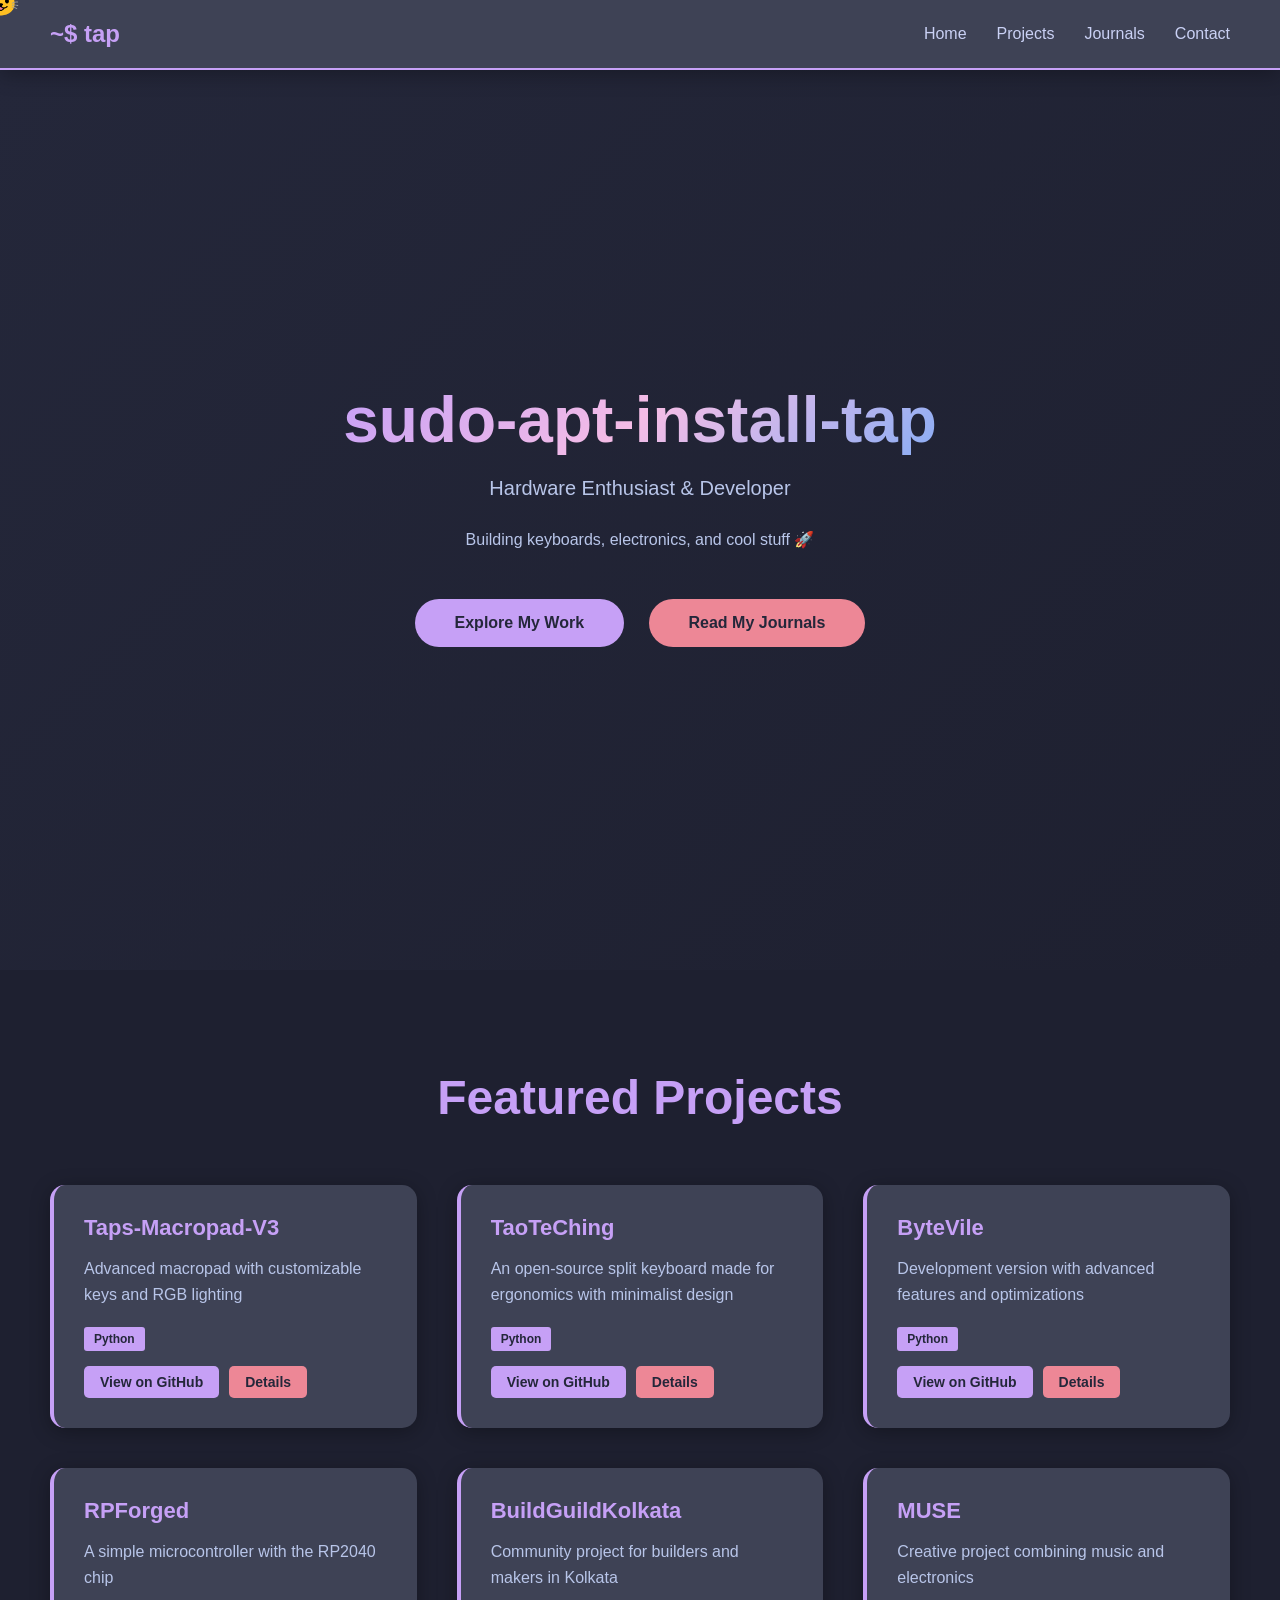
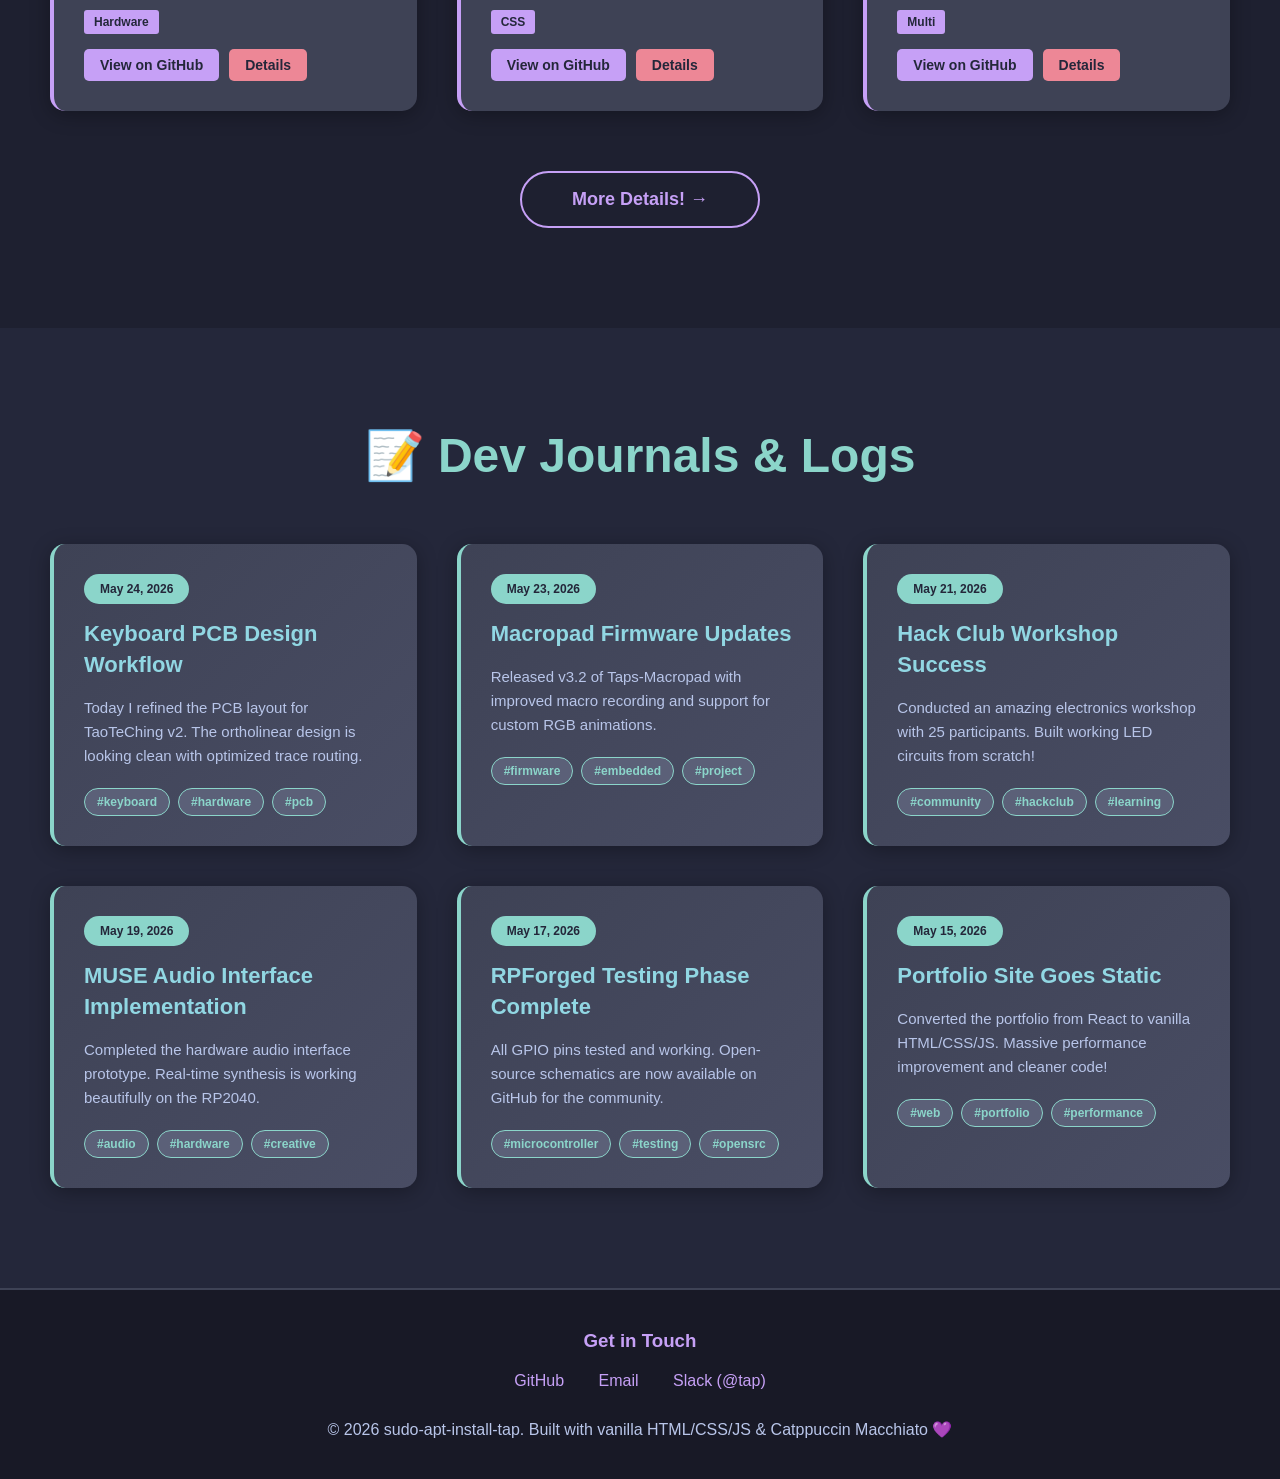
<file: index.html>
<!DOCTYPE html>
<html lang="en">
<head>
    <meta charset="UTF-8">
    <meta name="viewport" content="width=device-width, initial-scale=1.0">
    <title>Portfolio - sudo-apt-install-tap</title>
    <link rel="stylesheet" href="styles.css">
</head>
<body>
    <div id="cat-cursor" class="cat-cursor">😺</div>

    <nav>
        <div class="logo">~$ tap</div>
        <ul>
            <li><a href="#home">Home</a></li>
            <li><a href="projects.html">Projects</a></li>
            <li><a href="#journals">Journals</a></li>
            <li><a href="#contact">Contact</a></li>
        </ul>
    </nav>

    <section class="hero" id="home">
        <div class="hero-content">
            <h1>sudo-apt-install-tap</h1>
            <p>Hardware Enthusiast & Developer</p>
            <p style="font-size: 16px; color: #b8c5e9; margin-bottom: 40px;">
                Building keyboards, electronics, and cool stuff 🚀
            </p>
            <button class="cta-button" onclick="document.getElementById('projects').scrollIntoView({behavior: 'smooth'})">Explore My Work</button>
            <button class="cta-button" style="background: #ed8796;" onclick="document.getElementById('journals').scrollIntoView({behavior: 'smooth'})">Read My Journals</button>
        </div>
    </section>

    <section class="projects" id="projects">
        <h2>Featured Projects</h2>
        <div class="projects-grid" id="projects-grid"></div>
        <div class="more-details-btn">
            <a href="projects.html">More Details! →</a>
        </div>
    </section>

    <section class="journals" id="journals">
        <h2>📝 Dev Journals & Logs</h2>
        <div class="journals-grid" id="journals-grid"></div>
    </section>

    <footer id="contact">
        <h3>Get in Touch</h3>
        <div>
            <a href="https://github.com/sudo-apt-install-tap" target="_blank" rel="noopener noreferrer">GitHub</a>
            <a href="mailto:work.tapishnud@gmail.com">Email</a>
            <a href="slack://user?team=T0G9QKB9G&user=tap" target="_blank" rel="noopener noreferrer">Slack (@tap)</a>
        </div>
        <p style="margin-top: 30px;">© 2026 sudo-apt-install-tap. Built with vanilla HTML/CSS/JS & Catppuccin Macchiato 💜</p>
    </footer>

    <script src="script.js"></script>
</body>
</html>
</file>
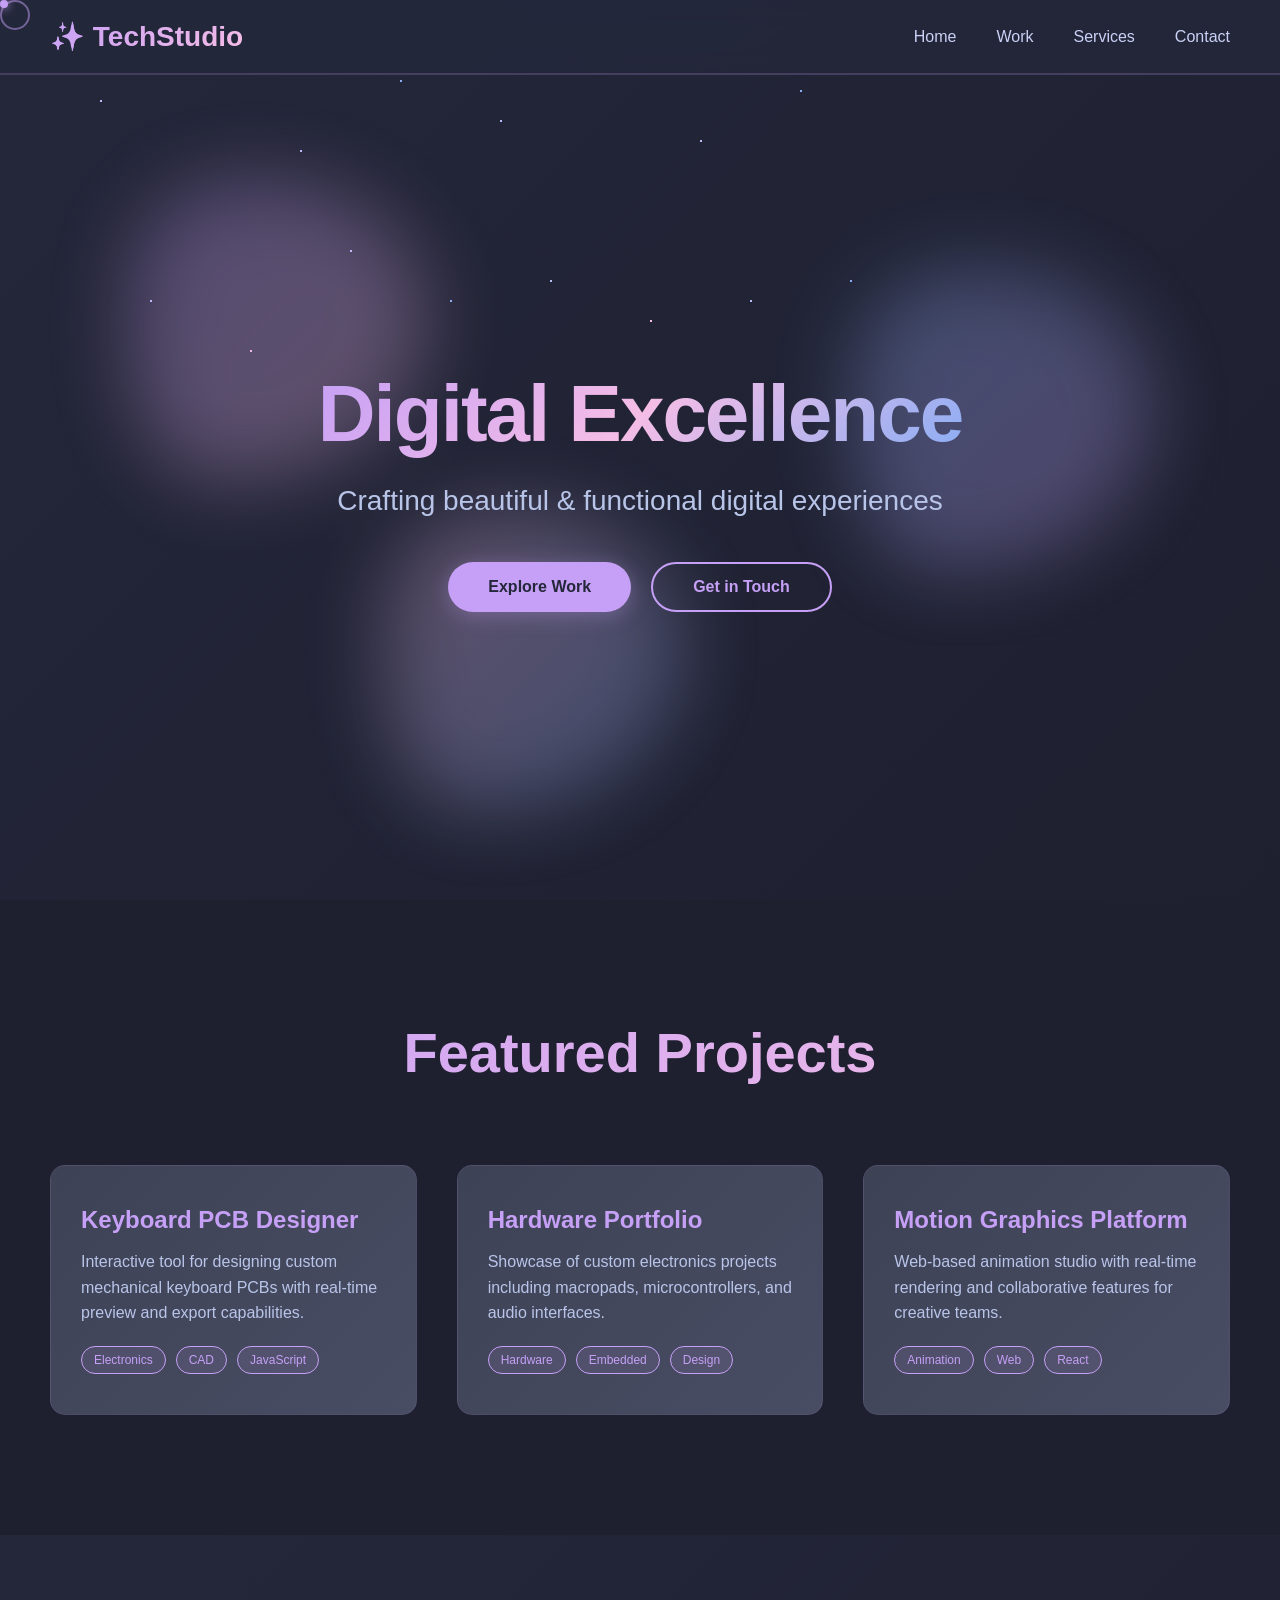
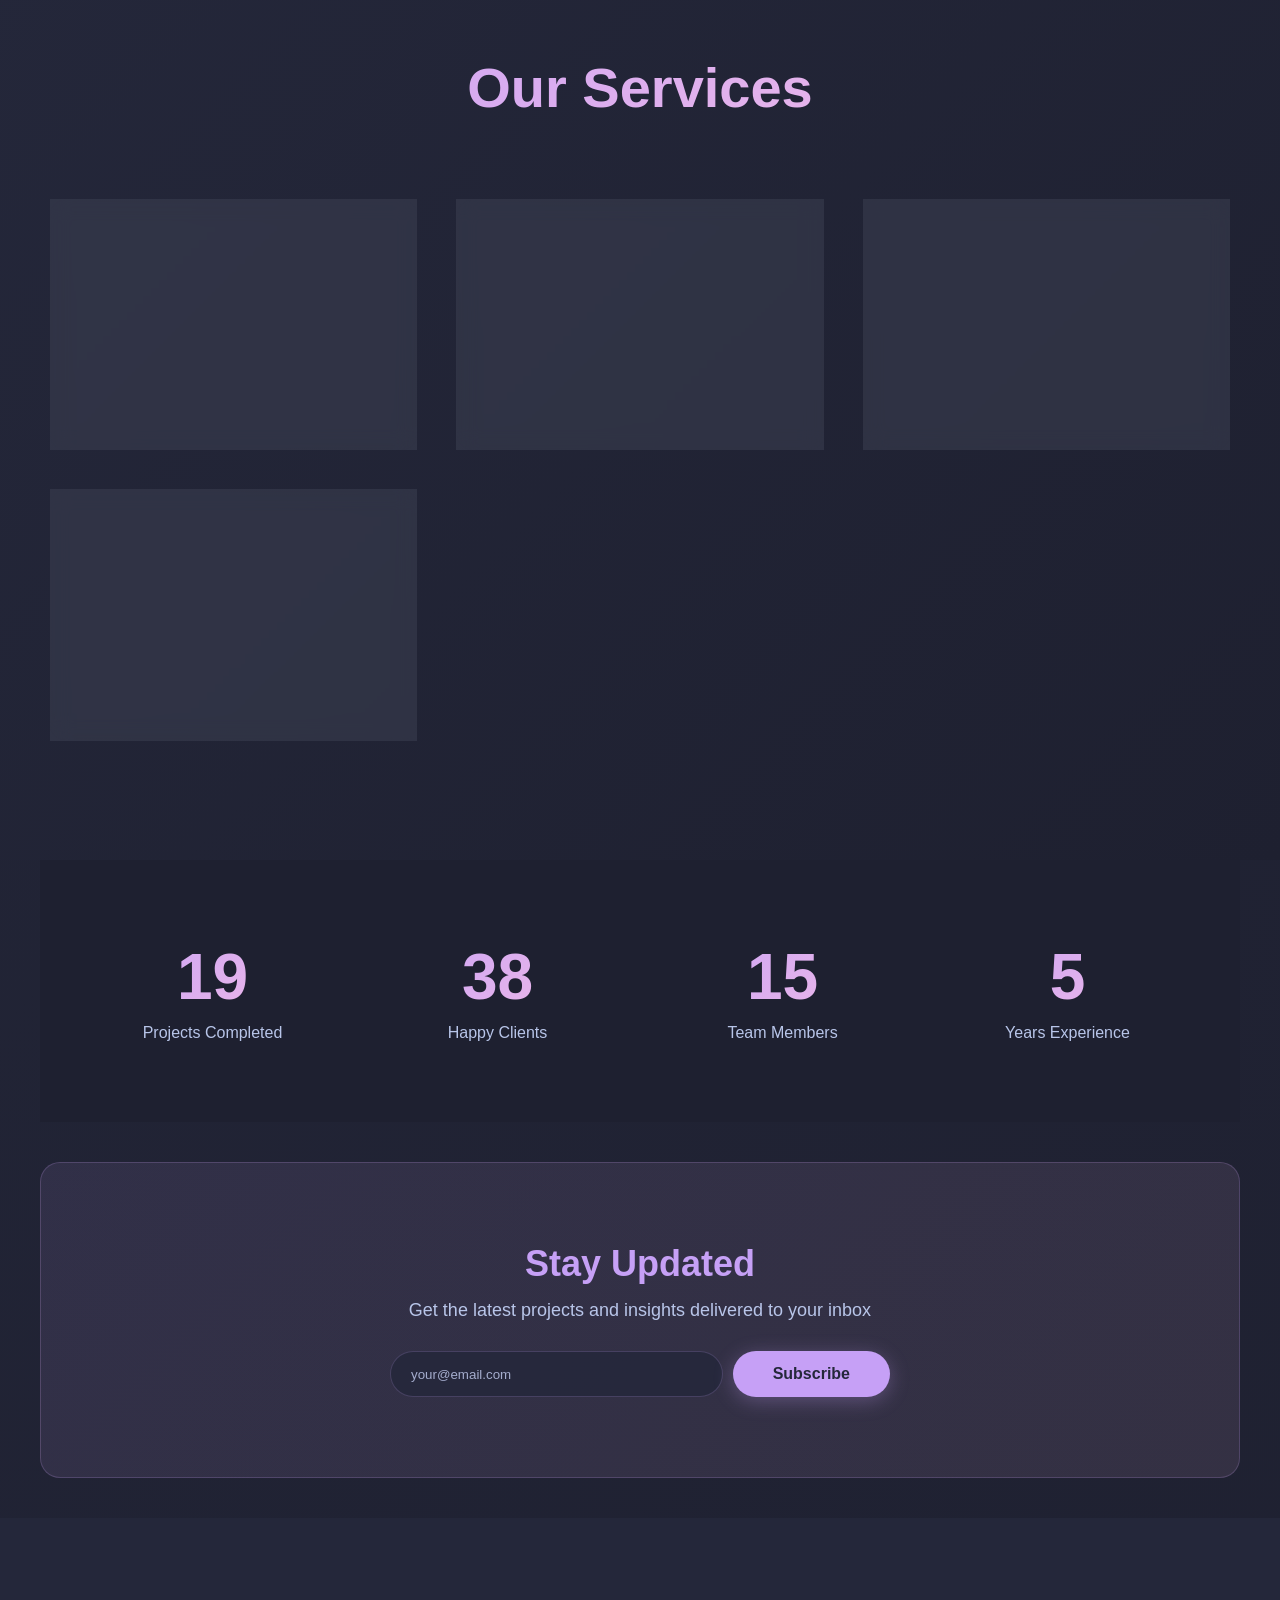
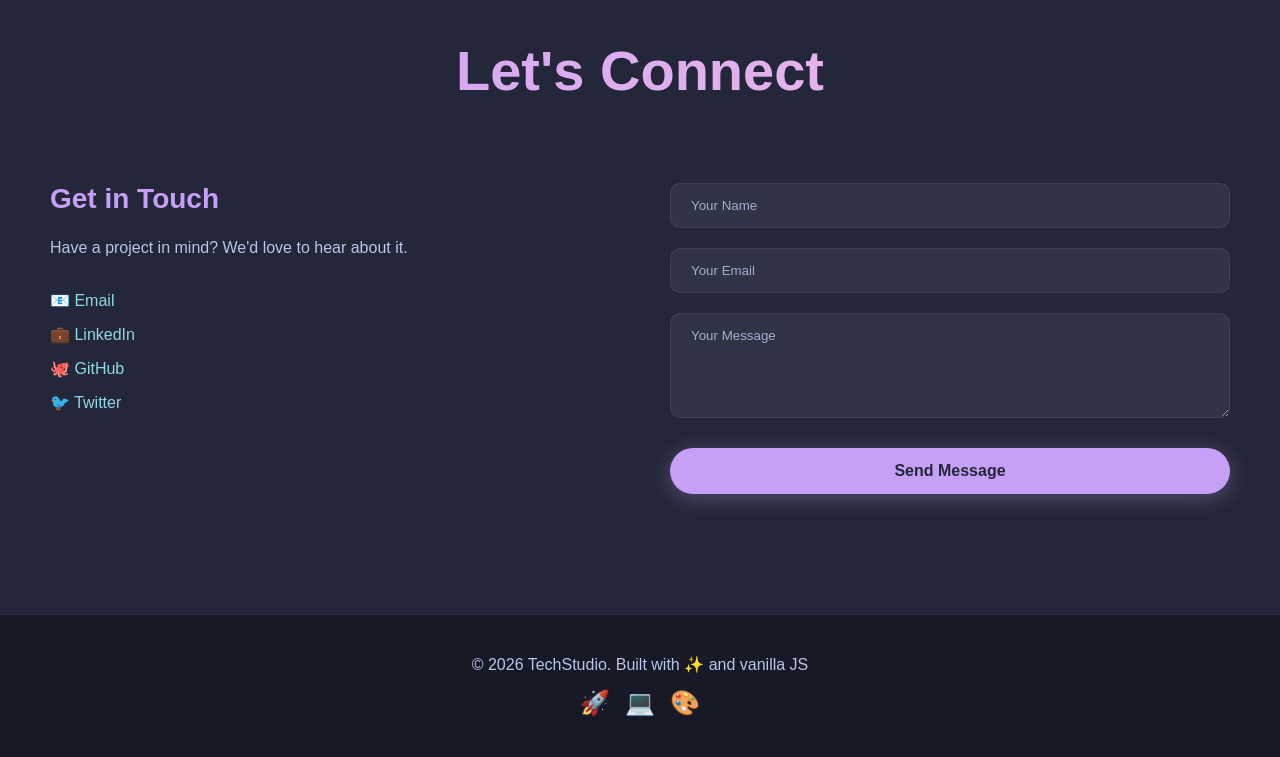
<file: demo-website/index.html>
<!DOCTYPE html>
<html lang="en">
<head>
    <meta charset="UTF-8">
    <meta name="viewport" content="width=device-width, initial-scale=1.0">
    <title>Tech Creative Studio - Animated Portfolio</title>
    <link rel="stylesheet" href="styles.css">
</head>
<body>
    <!-- Custom Cursor -->
    <div class="cursor-follower"></div>
    <div class="cursor-dot"></div>

    <!-- Navigation -->
    <nav class="navbar">
        <div class="logo">✨ TechStudio</div>
        <ul class="nav-links">
            <li><a href="#home" data-nav>Home</a></li>
            <li><a href="#work" data-nav>Work</a></li>
            <li><a href="#services" data-nav>Services</a></li>
            <li><a href="#contact" data-nav>Contact</a></li>
        </ul>
        <div class="hamburger">
            <span></span>
            <span></span>
            <span></span>
        </div>
    </nav>

    <!-- Hero Section -->
    <section id="home" class="hero">
        <div class="stars"></div>
        <div class="hero-content">
            <h1 class="hero-title">Digital Excellence</h1>
            <p class="hero-subtitle">Crafting beautiful & functional digital experiences</p>
            <div class="hero-cta">
                <button class="btn btn-primary" onclick="document.getElementById('work').scrollIntoView({behavior: 'smooth'})">
                    Explore Work
                </button>
                <button class="btn btn-secondary" onclick="document.getElementById('contact').scrollIntoView({behavior: 'smooth'})">
                    Get in Touch
                </button>
            </div>
        </div>
        <div class="hero-animation">
            <div class="gradient-blob blob-1"></div>
            <div class="gradient-blob blob-2"></div>
            <div class="gradient-blob blob-3"></div>
        </div>
    </section>

    <!-- Work Section -->
    <section id="work" class="work">
        <h2 class="section-title">Featured Projects</h2>
        <div class="work-grid" id="work-grid"></div>
    </section>

    <!-- Services Section -->
    <section id="services" class="services">
        <h2 class="section-title">Our Services</h2>
        <div class="services-grid" id="services-grid"></div>
    </section>

    <!-- Stats Section -->
    <section class="stats">
        <div class="stat-item">
            <span class="stat-number" data-count="50">0</span>
            <p>Projects Completed</p>
        </div>
        <div class="stat-item">
            <span class="stat-number" data-count="100">0</span>
            <p>Happy Clients</p>
        </div>
        <div class="stat-item">
            <span class="stat-number" data-count="15">0</span>
            <p>Team Members</p>
        </div>
        <div class="stat-item">
            <span class="stat-number" data-count="5">0</span>
            <p>Years Experience</p>
        </div>
    </section>

    <!-- Newsletter -->
    <section class="newsletter">
        <h2>Stay Updated</h2>
        <p>Get the latest projects and insights delivered to your inbox</p>
        <form class="newsletter-form" id="newsletter-form">
            <input type="email" placeholder="your@email.com" required>
            <button type="submit" class="btn btn-primary">Subscribe</button>
        </form>
    </section>

    <!-- Contact Section -->
    <section id="contact" class="contact">
        <h2 class="section-title">Let's Connect</h2>
        <div class="contact-content">
            <div class="contact-info">
                <h3>Get in Touch</h3>
                <p>Have a project in mind? We'd love to hear about it.</p>
                <div class="contact-links">
                    <a href="mailto:hello@techstudio.com" class="contact-link">📧 Email</a>
                    <a href="#" class="contact-link">💼 LinkedIn</a>
                    <a href="#" class="contact-link">🐙 GitHub</a>
                    <a href="#" class="contact-link">🐦 Twitter</a>
                </div>
            </div>
            <form class="contact-form" id="contact-form">
                <input type="text" placeholder="Your Name" required>
                <input type="email" placeholder="Your Email" required>
                <textarea placeholder="Your Message" rows="5" required></textarea>
                <button type="submit" class="btn btn-primary">Send Message</button>
            </form>
        </div>
    </section>

    <!-- Footer -->
    <footer class="footer">
        <p>&copy; 2026 TechStudio. Built with ✨ and vanilla JS</p>
        <div class="footer-decorations">
            <span class="decoration">🚀</span>
            <span class="decoration">💻</span>
            <span class="decoration">🎨</span>
        </div>
    </footer>

    <script src="script.js"></script>
</body>
</html>
</file>
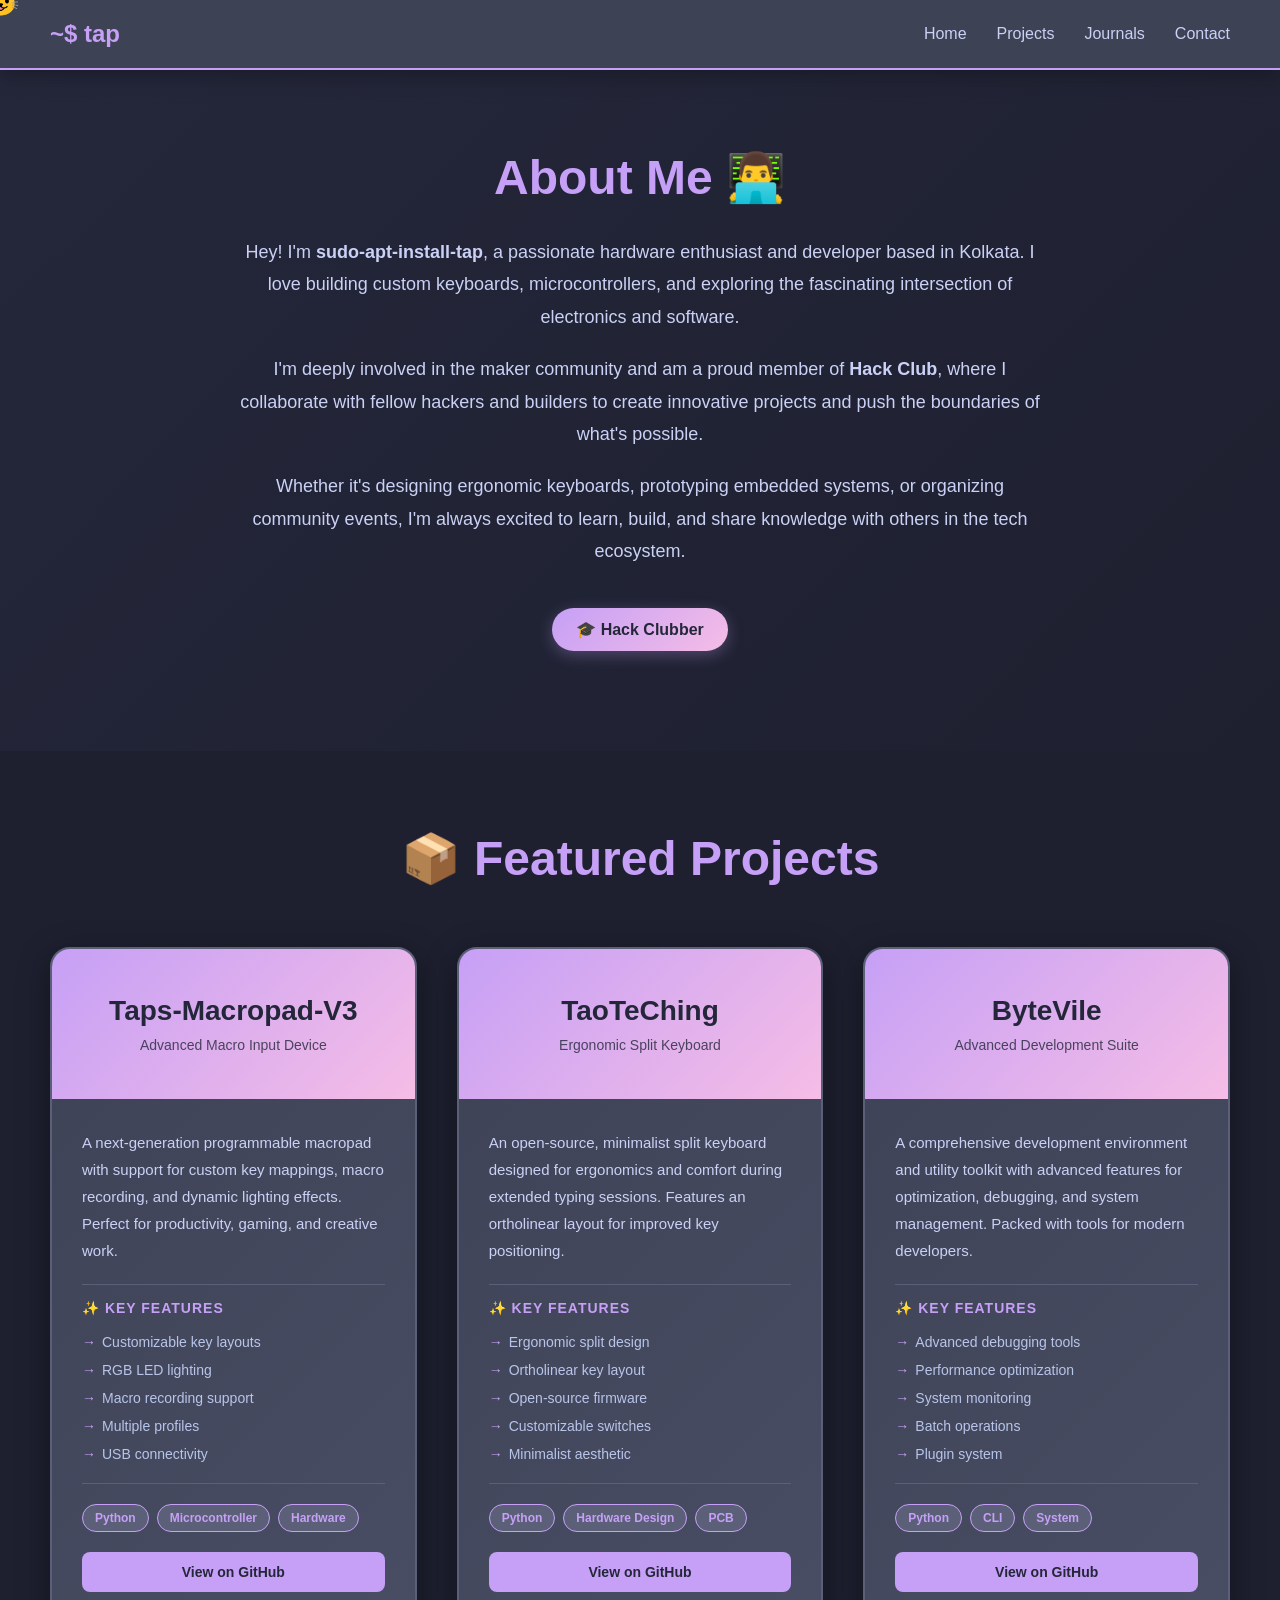
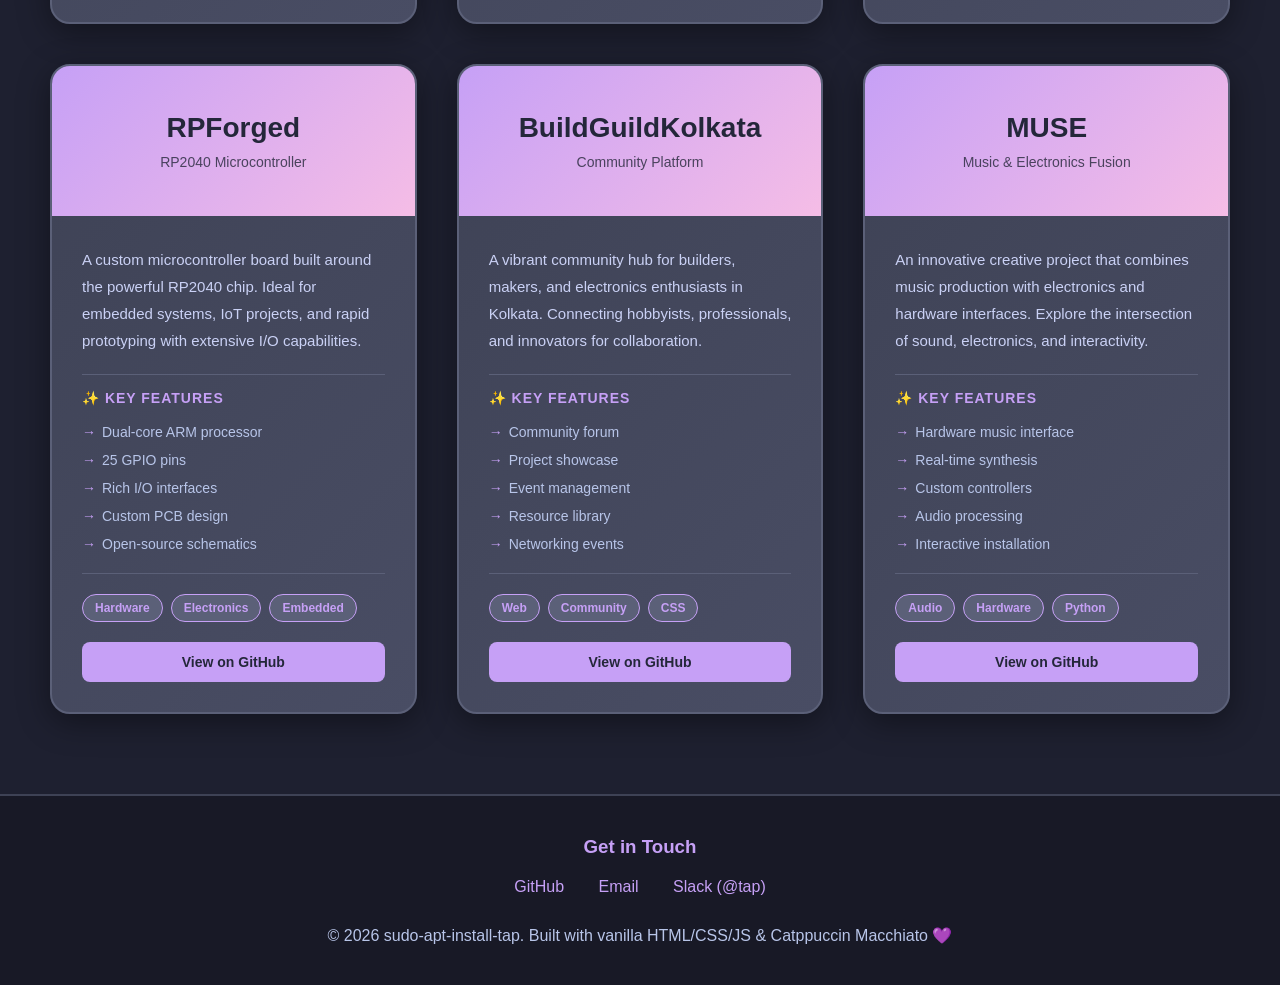
<file: projects.html>
<!DOCTYPE html>
<html lang="en">
<head>
    <meta charset="UTF-8">
    <meta name="viewport" content="width=device-width, initial-scale=1.0">
    <title>Projects - sudo-apt-install-tap</title>
    <link rel="stylesheet" href="styles.css">
    <style>
        /* Projects Page Specific Styles */
        .projects-section {
            padding: 80px 50px;
            background: var(--ctp-mantle);
        }

        .projects-section h2 {
            text-align: center;
            font-size: 48px;
            margin-bottom: 60px;
            color: var(--ctp-mauve);
            animation: fadeInDown 1s ease-out;
        }

        .projects-container {
            display: grid;
            grid-template-columns: repeat(auto-fit, minmax(350px, 1fr));
            gap: 40px;
            max-width: 1400px;
            margin: 0 auto;
        }

        .project-card-large {
            background: linear-gradient(135deg, var(--ctp-surface0), var(--ctp-surface1));
            border-radius: 20px;
            overflow: hidden;
            box-shadow: 0 8px 32px rgba(0, 0, 0, 0.4);
            transition: all 0.4s ease;
            border: 2px solid var(--ctp-surface2);
            cursor: pointer;
            animation: fadeInUp 0.8s ease-out both;
        }

        .project-card-large:nth-child(1) { animation-delay: 0.1s; }
        .project-card-large:nth-child(2) { animation-delay: 0.2s; }
        .project-card-large:nth-child(3) { animation-delay: 0.3s; }
        .project-card-large:nth-child(4) { animation-delay: 0.4s; }
        .project-card-large:nth-child(5) { animation-delay: 0.5s; }
        .project-card-large:nth-child(6) { animation-delay: 0.6s; }

        .project-card-large:hover {
            transform: translateY(-15px);
            box-shadow: 0 15px 50px rgba(197, 160, 246, 0.3);
            border-color: var(--ctp-mauve);
        }

        .project-header {
            padding: 30px;
            background: linear-gradient(135deg, var(--ctp-mauve), var(--ctp-pink));
            min-height: 150px;
            display: flex;
            flex-direction: column;
            justify-content: center;
            align-items: center;
            text-align: center;
        }

        .project-header h2 {
            color: var(--ctp-base);
            font-size: 28px;
            margin-bottom: 10px;
        }

        .project-header p {
            color: rgba(36, 39, 58, 0.8);
            font-size: 14px;
        }

        .project-content {
            padding: 30px;
        }

        .project-content p {
            color: var(--ctp-text);
            line-height: 1.8;
            margin-bottom: 20px;
            font-size: 15px;
        }

        .project-features {
            margin: 20px 0;
            padding: 15px 0;
            border-top: 1px solid var(--ctp-surface2);
            border-bottom: 1px solid var(--ctp-surface2);
        }

        .project-features h4 {
            color: var(--ctp-mauve);
            margin-bottom: 12px;
            font-size: 14px;
            text-transform: uppercase;
            letter-spacing: 1px;
        }

        .feature-list {
            list-style: none;
            padding-left: 0;
        }

        .feature-list li {
            color: var(--ctp-subtext1);
            padding: 6px 0;
            font-size: 14px;
            padding-left: 20px;
            position: relative;
        }

        .feature-list li:before {
            content: "→";
            position: absolute;
            left: 0;
            color: var(--ctp-mauve);
            font-weight: bold;
        }

        .project-tech {
            margin-top: 20px;
            display: flex;
            flex-wrap: wrap;
            gap: 8px;
        }

        .tech-tag {
            display: inline-block;
            padding: 6px 12px;
            background: var(--ctp-surface2);
            color: var(--ctp-mauve);
            border-radius: 20px;
            font-size: 12px;
            font-weight: bold;
            border: 1px solid var(--ctp-mauve);
        }

        .project-links {
            display: flex;
            gap: 12px;
            margin-top: 20px;
        }

        .project-btn {
            flex: 1;
            padding: 12px 20px;
            background: var(--ctp-mauve);
            color: var(--ctp-base);
            text-decoration: none;
            border-radius: 8px;
            font-weight: bold;
            text-align: center;
            transition: all 0.3s ease;
            border: none;
            cursor: pointer;
            font-size: 14px;
        }

        .project-btn:hover {
            background: var(--ctp-pink);
            transform: scale(1.05);
        }

        .about {
            padding: 80px 50px;
            background: linear-gradient(135deg, var(--ctp-base) 0%, var(--ctp-mantle) 100%);
            text-align: center;
        }

        .about h1 {
            font-size: 48px;
            margin-bottom: 30px;
            color: var(--ctp-mauve);
            animation: fadeInDown 1s ease-out;
        }

        .about-content {
            max-width: 800px;
            margin: 0 auto;
            animation: fadeInUp 1s ease-out 0.2s both;
        }

        .about-content p {
            font-size: 18px;
            color: var(--ctp-text);
            line-height: 1.8;
            margin-bottom: 20px;
        }

        .hackclub-badge {
            display: inline-block;
            padding: 12px 24px;
            background: linear-gradient(135deg, var(--ctp-mauve), var(--ctp-pink));
            color: var(--ctp-base);
            border-radius: 50px;
            font-weight: bold;
            margin: 20px 0;
            box-shadow: 0 4px 15px rgba(197, 160, 246, 0.3);
            animation: fadeInUp 1s ease-out 0.4s both;
        }

        @keyframes fadeInDown {
            from {
                opacity: 0;
                transform: translateY(-30px);
            }
            to {
                opacity: 1;
                transform: translateY(0);
            }
        }

        @media (max-width: 768px) {
            .projects-section {
                padding: 40px 20px;
            }

            .projects-section h2 {
                font-size: 36px;
            }

            .projects-container {
                grid-template-columns: 1fr;
            }

            .about {
                padding: 40px 20px;
            }

            .about h1 {
                font-size: 36px;
            }

            .project-header {
                min-height: 120px;
                padding: 20px;
            }

            .project-header h2 {
                font-size: 22px;
            }

            .project-content {
                padding: 20px;
            }
        }
    </style>
</head>
<body>
    <div id="cat-cursor" class="cat-cursor">😺</div>

    <nav>
        <div class="logo" onclick="window.location.href='/'">~$ tap</div>
        <ul>
            <li><a href="/">Home</a></li>
            <li><a href="projects.html">Projects</a></li>
            <li><a href="/#journals">Journals</a></li>
            <li><a href="/#contact">Contact</a></li>
        </ul>
    </nav>

    <section class="about">
        <h1>About Me 👨‍💻</h1>
        <div class="about-content">
            <p>
                Hey! I'm <strong>sudo-apt-install-tap</strong>, a passionate hardware enthusiast and developer based in Kolkata. 
                I love building custom keyboards, microcontrollers, and exploring the fascinating intersection of electronics and software.
            </p>
            <p>
                I'm deeply involved in the maker community and am a proud member of <strong>Hack Club</strong>, 
                where I collaborate with fellow hackers and builders to create innovative projects and push the boundaries of what's possible.
            </p>
            <p>
                Whether it's designing ergonomic keyboards, prototyping embedded systems, or organizing community events, 
                I'm always excited to learn, build, and share knowledge with others in the tech ecosystem.
            </p>
            <div class="hackclub-badge">🎓 Hack Clubber</div>
        </div>
    </section>

    <section class="projects-section">
        <h2>📦 Featured Projects</h2>
        <div class="projects-container" id="projects-container"></div>
    </section>

    <footer id="contact">
        <h3>Get in Touch</h3>
        <div>
            <a href="https://github.com/sudo-apt-install-tap" target="_blank" rel="noopener noreferrer">GitHub</a>
            <a href="mailto:work.tapishnud@gmail.com">Email</a>
            <a href="slack://user?team=T0G9QKB9G&user=tap" target="_blank" rel="noopener noreferrer">Slack (@tap)</a>
        </div>
        <p style="margin-top: 30px;">© 2026 sudo-apt-install-tap. Built with vanilla HTML/CSS/JS & Catppuccin Macchiato 💜</p>
    </footer>

    <script>
        // Cat Cursor Animation
        const catCursor = document.getElementById('cat-cursor');
        document.addEventListener('mousemove', (e) => {
            catCursor.style.left = e.clientX + 'px';
            catCursor.style.top = e.clientY + 'px';
        });

        // Projects Data with Details
        const projects = [
            {
                title: 'Taps-Macropad-V3',
                tagline: 'Advanced Macro Input Device',
                description: 'A next-generation programmable macropad with support for custom key mappings, macro recording, and dynamic lighting effects. Perfect for productivity, gaming, and creative work.',
                features: [
                    'Customizable key layouts',
                    'RGB LED lighting',
                    'Macro recording support',
                    'Multiple profiles',
                    'USB connectivity'
                ],
                tech: ['Python', 'Microcontroller', 'Hardware'],
                repo: 'https://github.com/sudo-apt-install-tap/Taps-Macropad-V3',
                status: 'Active'
            },
            {
                title: 'TaoTeChing',
                tagline: 'Ergonomic Split Keyboard',
                description: 'An open-source, minimalist split keyboard designed for ergonomics and comfort during extended typing sessions. Features an ortholinear layout for improved key positioning.',
                features: [
                    'Ergonomic split design',
                    'Ortholinear key layout',
                    'Open-source firmware',
                    'Customizable switches',
                    'Minimalist aesthetic'
                ],
                tech: ['Python', 'Hardware Design', 'PCB'],
                repo: 'https://github.com/sudo-apt-install-tap/TaoTeChing',
                status: 'Active'
            },
            {
                title: 'ByteVile',
                tagline: 'Advanced Development Suite',
                description: 'A comprehensive development environment and utility toolkit with advanced features for optimization, debugging, and system management. Packed with tools for modern developers.',
                features: [
                    'Advanced debugging tools',
                    'Performance optimization',
                    'System monitoring',
                    'Batch operations',
                    'Plugin system'
                ],
                tech: ['Python', 'CLI', 'System'],
                repo: 'https://github.com/sudo-apt-install-tap/ByteVile-Alpha-Dev-Version-1.1',
                status: 'Development'
            },
            {
                title: 'RPForged',
                tagline: 'RP2040 Microcontroller',
                description: 'A custom microcontroller board built around the powerful RP2040 chip. Ideal for embedded systems, IoT projects, and rapid prototyping with extensive I/O capabilities.',
                features: [
                    'Dual-core ARM processor',
                    '25 GPIO pins',
                    'Rich I/O interfaces',
                    'Custom PCB design',
                    'Open-source schematics'
                ],
                tech: ['Hardware', 'Electronics', 'Embedded'],
                repo: 'https://github.com/sudo-apt-install-tap/RPForged',
                status: 'Completed'
            },
            {
                title: 'BuildGuildKolkata',
                tagline: 'Community Platform',
                description: 'A vibrant community hub for builders, makers, and electronics enthusiasts in Kolkata. Connecting hobbyists, professionals, and innovators for collaboration.',
                features: [
                    'Community forum',
                    'Project showcase',
                    'Event management',
                    'Resource library',
                    'Networking events'
                ],
                tech: ['Web', 'Community', 'CSS'],
                repo: 'https://github.com/sudo-apt-install-tap/BuildGuildKolkata',
                status: 'Active'
            },
            {
                title: 'MUSE',
                tagline: 'Music & Electronics Fusion',
                description: 'An innovative creative project that combines music production with electronics and hardware interfaces. Explore the intersection of sound, electronics, and interactivity.',
                features: [
                    'Hardware music interface',
                    'Real-time synthesis',
                    'Custom controllers',
                    'Audio processing',
                    'Interactive installation'
                ],
                tech: ['Audio', 'Hardware', 'Python'],
                repo: 'https://github.com/sudo-apt-install-tap/MUSE',
                status: 'Active'
            }
        ];

        // Render Projects
        const container = document.getElementById('projects-container');
        projects.forEach(project => {
            const card = document.createElement('div');
            card.className = 'project-card-large';
            
            const techTagsHTML = project.tech.map(t => `<span class="tech-tag">${t}</span>`).join('');
            const featuresHTML = project.features.map(f => `<li>${f}</li>`).join('');
            
            card.innerHTML = `
                <div class="project-header">
                    <h2>${project.title}</h2>
                    <p>${project.tagline}</p>
                </div>
                <div class="project-content">
                    <p>${project.description}</p>
                    
                    <div class="project-features">
                        <h4>✨ Key Features</h4>
                        <ul class="feature-list">
                            ${featuresHTML}
                        </ul>
                    </div>

                    <div class="project-tech">
                        ${techTagsHTML}
                    </div>

                    <div class="project-links">
                        <a href="${project.repo}" target="_blank" rel="noopener noreferrer" class="project-btn">
                            View on GitHub
                        </a>
                    </div>
                </div>
            `;
            container.appendChild(card);
        });
    </script>
</body>
</html>
</file>
<file: styles.css>
/* Catppuccin Macchiato Color Scheme */
:root {
  --ctp-rosewater: #f4dbd6;
  --ctp-flamingo: #f0c6c6;
  --ctp-pink: #f5bde6;
  --ctp-mauve: #c6a0f6;
  --ctp-red: #ed8796;
  --ctp-maroon: #ee99a0;
  --ctp-peach: #f5a97f;
  --ctp-yellow: #eed49f;
  --ctp-green: #a6da95;
  --ctp-teal: #8bd5ca;
  --ctp-sky: #91d7e3;
  --ctp-sapphire: #7dc4e4;
  --ctp-blue: #8aadf4;
  --ctp-lavender: #b7bdf8;
  --ctp-text: #cad1f5;
  --ctp-subtext1: #b8c5e9;
  --ctp-subtext0: #a5adce;
  --ctp-overlay2: #939ab7;
  --ctp-overlay1: #8087a2;
  --ctp-overlay0: #6e738d;
  --ctp-surface2: #5b6078;
  --ctp-surface1: #494d64;
  --ctp-surface0: #3e4255;
  --ctp-base: #24273a;
  --ctp-mantle: #1e2030;
  --ctp-crust: #181926;
}

* {
  margin: 0;
  padding: 0;
  box-sizing: border-box;
}

body {
  font-family: 'Segoe UI', Tahoma, Geneva, Verdana, sans-serif;
  background: linear-gradient(135deg, var(--ctp-base) 0%, var(--ctp-mantle) 100%);
  color: var(--ctp-text);
  overflow-x: hidden;
  cursor: none;
  min-height: 100vh;
}

/* Cat Cursor */
.cat-cursor {
  position: fixed;
  pointer-events: none;
  font-size: 30px;
  z-index: 9999;
  transform: translate(-50%, -50%);
  animation: bounce 0.6s ease-in-out infinite;
}

@keyframes bounce {
  0%, 100% { transform: translateY(0) translate(-50%, -50%); }
  50% { transform: translateY(-10px) translate(-50%, -50%); }
}

/* Navbar */
nav {
  background: var(--ctp-surface0);
  padding: 20px 50px;
  display: flex;
  justify-content: space-between;
  align-items: center;
  position: sticky;
  top: 0;
  z-index: 100;
  box-shadow: 0 4px 20px rgba(0, 0, 0, 0.3);
  border-bottom: 2px solid var(--ctp-mauve);
}

nav .logo {
  font-size: 24px;
  font-weight: bold;
  color: var(--ctp-mauve);
  cursor: pointer;
}

nav ul {
  list-style: none;
  display: flex;
  gap: 30px;
}

nav a {
  color: var(--ctp-text);
  text-decoration: none;
  transition: all 0.3s ease;
  font-weight: 500;
}

nav a:hover {
  color: var(--ctp-mauve);
  transform: translateY(-3px);
}

/* Hero Section */
.hero {
  min-height: 100vh;
  display: flex;
  align-items: center;
  justify-content: center;
  text-align: center;
  padding: 50px 20px;
  background: linear-gradient(135deg, var(--ctp-base) 0%, var(--ctp-mantle) 100%);
}

.hero-content h1 {
  font-size: 64px;
  margin-bottom: 20px;
  background: linear-gradient(135deg, var(--ctp-mauve), var(--ctp-pink), var(--ctp-blue));
  -webkit-background-clip: text;
  -webkit-text-fill-color: transparent;
  background-clip: text;
  animation: fadeInUp 1s ease-out;
}

.hero-content p {
  font-size: 20px;
  color: var(--ctp-subtext1);
  margin-bottom: 30px;
  animation: fadeInUp 1s ease-out 0.2s both;
}

.cta-button {
  display: inline-block;
  padding: 15px 40px;
  background: var(--ctp-mauve);
  color: var(--ctp-base);
  text-decoration: none;
  border-radius: 50px;
  font-weight: bold;
  transition: all 0.3s ease;
  margin: 10px;
  cursor: pointer;
  border: none;
  font-size: 16px;
  animation: fadeInUp 1s ease-out 0.4s both;
}

.cta-button:hover {
  background: var(--ctp-pink);
  transform: translateY(-5px);
  box-shadow: 0 10px 30px rgba(197, 160, 246, 0.4);
}

@keyframes fadeInUp {
  from {
    opacity: 0;
    transform: translateY(30px);
  }
  to {
    opacity: 1;
    transform: translateY(0);
  }
}

/* Projects Section */
.projects {
  padding: 100px 50px;
  background: var(--ctp-mantle);
}

.projects h2 {
  text-align: center;
  font-size: 48px;
  margin-bottom: 60px;
  color: var(--ctp-mauve);
}

.projects-grid {
  display: grid;
  grid-template-columns: repeat(auto-fit, minmax(300px, 1fr));
  gap: 40px;
  max-width: 1200px;
  margin: 0 auto 60px;
}

.project-card {
  background: var(--ctp-surface0);
  padding: 30px;
  border-radius: 15px;
  border-left: 4px solid var(--ctp-mauve);
  transition: all 0.3s ease;
  cursor: pointer;
  box-shadow: 0 4px 20px rgba(0, 0, 0, 0.3);
}

.project-card:hover {
  transform: translateY(-10px);
  border-left: 4px solid var(--ctp-pink);
  box-shadow: 0 10px 40px rgba(197, 160, 246, 0.2);
}

.project-card h3 {
  color: var(--ctp-mauve);
  margin-bottom: 15px;
  font-size: 22px;
}

.project-card p {
  color: var(--ctp-subtext1);
  margin-bottom: 20px;
  line-height: 1.6;
}

.project-links {
  display: flex;
  gap: 10px;
  flex-wrap: wrap;
}

.project-link {
  padding: 8px 16px;
  background: var(--ctp-mauve);
  color: var(--ctp-base);
  text-decoration: none;
  border-radius: 5px;
  font-size: 14px;
  font-weight: bold;
  transition: all 0.3s ease;
  display: inline-block;
  border: none;
  cursor: pointer;
}

.project-link:hover {
  background: var(--ctp-pink);
  transform: scale(1.05);
}

.more-details-btn {
  text-align: center;
  margin-top: 40px;
}

.more-details-btn a {
  padding: 16px 50px;
  background: transparent;
  color: var(--ctp-mauve);
  text-decoration: none;
  border: 2px solid var(--ctp-mauve);
  border-radius: 50px;
  font-weight: bold;
  font-size: 18px;
  transition: all 0.3s ease;
  display: inline-block;
}

.more-details-btn a:hover {
  background: var(--ctp-mauve);
  color: var(--ctp-base);
  transform: scale(1.05);
}

/* Journals Section */
.journals {
  padding: 100px 50px;
  background: var(--ctp-base);
}

.journals h2 {
  text-align: center;
  font-size: 48px;
  margin-bottom: 60px;
  color: var(--ctp-teal);
}

.journals-grid {
  display: grid;
  grid-template-columns: repeat(auto-fit, minmax(320px, 1fr));
  gap: 40px;
  max-width: 1200px;
  margin: 0 auto;
}

.journal-card {
  background: linear-gradient(135deg, var(--ctp-surface0), var(--ctp-surface1));
  padding: 30px;
  border-radius: 15px;
  border-left: 4px solid var(--ctp-teal);
  transition: all 0.3s ease;
  cursor: pointer;
  box-shadow: 0 4px 20px rgba(0, 0, 0, 0.3);
  animation: fadeInUp 0.6s ease-out both;
}

.journal-card:hover {
  transform: translateY(-8px);
  border-left-color: var(--ctp-sky);
  box-shadow: 0 10px 40px rgba(139, 213, 202, 0.2);
}

.journal-date {
  display: inline-block;
  padding: 8px 16px;
  background: var(--ctp-teal);
  color: var(--ctp-base);
  border-radius: 20px;
  font-size: 12px;
  font-weight: bold;
  margin-bottom: 15px;
}

.journal-card h3 {
  color: var(--ctp-sky);
  margin-bottom: 15px;
  font-size: 22px;
  line-height: 1.4;
}

.journal-excerpt {
  color: var(--ctp-subtext1);
  margin-bottom: 20px;
  line-height: 1.6;
  font-size: 15px;
}

.journal-tags {
  display: flex;
  flex-wrap: wrap;
  gap: 8px;
  margin-top: 15px;
}

.journal-tag {
  display: inline-block;
  padding: 6px 12px;
  background: var(--ctp-surface2);
  color: var(--ctp-teal);
  border-radius: 20px;
  font-size: 12px;
  font-weight: bold;
  border: 1px solid var(--ctp-teal);
  transition: all 0.2s ease;
}

.journal-tag:hover {
  background: var(--ctp-teal);
  color: var(--ctp-base);
}

/* Footer */
footer {
  background: var(--ctp-crust);
  text-align: center;
  padding: 40px 20px;
  color: var(--ctp-subtext1);
  border-top: 2px solid var(--ctp-surface0);
}

footer h3 {
  color: var(--ctp-mauve);
  margin-bottom: 20px;
}

footer a {
  color: var(--ctp-mauve);
  text-decoration: none;
  margin: 0 15px;
  transition: all 0.3s ease;
}

footer a:hover {
  color: var(--ctp-pink);
}

/* Responsive */
@media (max-width: 768px) {
  nav {
    padding: 15px 20px;
    flex-direction: column;
    gap: 15px;
  }

  nav ul {
    gap: 15px;
    flex-direction: column;
  }

  .hero-content h1 {
    font-size: 36px;
  }

  .projects {
    padding: 50px 20px;
  }

  .projects h2 {
    font-size: 36px;
  }

  .projects-grid {
    grid-template-columns: 1fr;
  }

  .journals {
    padding: 50px 20px;
  }

  .journals h2 {
    font-size: 36px;
  }

  .journals-grid {
    grid-template-columns: 1fr;
  }
}
</file>
<file: demo-website/styles.css>
/* ========================================
   CATPPUCCIN MACCHIATO COLOR SCHEME
   ======================================== */
:root {
  --ctp-rosewater: #f4dbd6;
  --ctp-flamingo: #f0c6c6;
  --ctp-pink: #f5bde6;
  --ctp-mauve: #c6a0f6;
  --ctp-red: #ed8796;
  --ctp-maroon: #ee99a0;
  --ctp-peach: #f5a97f;
  --ctp-yellow: #eed49f;
  --ctp-green: #a6da95;
  --ctp-teal: #8bd5ca;
  --ctp-sky: #91d7e3;
  --ctp-sapphire: #7dc4e4;
  --ctp-blue: #8aadf4;
  --ctp-lavender: #b7bdf8;
  --ctp-text: #cad1f5;
  --ctp-subtext1: #b8c5e9;
  --ctp-subtext0: #a5adce;
  --ctp-overlay2: #939ab7;
  --ctp-overlay1: #8087a2;
  --ctp-overlay0: #6e738d;
  --ctp-surface2: #5b6078;
  --ctp-surface1: #494d64;
  --ctp-surface0: #3e4255;
  --ctp-base: #24273a;
  --ctp-mantle: #1e2030;
  --ctp-crust: #181926;
}

/* ========================================
   GLOBAL STYLES & ANIMATIONS
   ======================================== */

* {
  margin: 0;
  padding: 0;
  box-sizing: border-box;
}

html {
  scroll-behavior: smooth;
}

body {
  font-family: 'Segoe UI', Tahoma, Geneva, Verdana, sans-serif;
  background: linear-gradient(135deg, var(--ctp-base) 0%, var(--ctp-mantle) 100%);
  color: var(--ctp-text);
  overflow-x: hidden;
  cursor: none;
}

/* ========================================
   CUSTOM CURSOR
   ======================================== */

.cursor-dot {
  position: fixed;
  width: 8px;
  height: 8px;
  background: var(--ctp-mauve);
  border-radius: 50%;
  pointer-events: none;
  z-index: 9999;
  box-shadow: 0 0 10px var(--ctp-mauve);
}

.cursor-follower {
  position: fixed;
  width: 30px;
  height: 30px;
  border: 2px solid var(--ctp-mauve);
  border-radius: 50%;
  pointer-events: none;
  z-index: 9998;
  opacity: 0.5;
  transition: width 0.2s, height 0.2s, opacity 0.2s;
}

body.cursor-hover .cursor-follower {
  width: 50px;
  height: 50px;
  opacity: 1;
  background: rgba(198, 160, 246, 0.1);
}

/* ========================================
   KEYFRAME ANIMATIONS
   ======================================== */

@keyframes fadeInUp {
  from {
    opacity: 0;
    transform: translateY(30px);
  }
  to {
    opacity: 1;
    transform: translateY(0);
  }
}

@keyframes fadeInDown {
  from {
    opacity: 0;
    transform: translateY(-30px);
  }
  to {
    opacity: 1;
    transform: translateY(0);
  }
}

@keyframes slideInLeft {
  from {
    opacity: 0;
    transform: translateX(-50px);
  }
  to {
    opacity: 1;
    transform: translateX(0);
  }
}

@keyframes slideInRight {
  from {
    opacity: 0;
    transform: translateX(50px);
  }
  to {
    opacity: 1;
    transform: translateX(0);
  }
}

@keyframes pulse {
  0%, 100% {
    opacity: 1;
  }
  50% {
    opacity: 0.5;
  }
}

@keyframes float {
  0%, 100% {
    transform: translateY(0px);
  }
  50% {
    transform: translateY(-20px);
  }
}

@keyframes glow {
  0%, 100% {
    box-shadow: 0 0 10px rgba(198, 160, 246, 0.3);
  }
  50% {
    box-shadow: 0 0 30px rgba(198, 160, 246, 0.6);
  }
}

@keyframes blob-animation-1 {
  0%, 100% {
    transform: translate(0, 0) scale(1);
  }
  33% {
    transform: translate(30px, -50px) scale(1.1);
  }
  66% {
    transform: translate(-20px, 20px) scale(0.9);
  }
}

@keyframes blob-animation-2 {
  0%, 100% {
    transform: translate(0, 0) scale(1);
  }
  33% {
    transform: translate(-30px, 50px) scale(0.9);
  }
  66% {
    transform: translate(20px, -20px) scale(1.1);
  }
}

@keyframes blob-animation-3 {
  0%, 100% {
    transform: translate(0, 0) scale(1);
  }
  33% {
    transform: translate(50px, 20px) scale(1.1);
  }
  66% {
    transform: translate(-40px, -30px) scale(0.9);
  }
}

@keyframes twinkle {
  0%, 100% {
    opacity: 0.3;
  }
  50% {
    opacity: 1;
  }
}

@keyframes counter {
  from {
    counter-increment: counter 0;
  }
}

/* ========================================
   NAVBAR
   ======================================== */

.navbar {
  position: fixed;
  top: 0;
  width: 100%;
  background: rgba(36, 39, 58, 0.95);
  backdrop-filter: blur(10px);
  padding: 20px 50px;
  display: flex;
  justify-content: space-between;
  align-items: center;
  z-index: 1000;
  border-bottom: 2px solid rgba(198, 160, 246, 0.2);
  animation: fadeInDown 0.8s ease-out;
}

.logo {
  font-size: 28px;
  font-weight: bold;
  background: linear-gradient(135deg, var(--ctp-mauve), var(--ctp-pink));
  -webkit-background-clip: text;
  -webkit-text-fill-color: transparent;
  background-clip: text;
  cursor: pointer;
  transition: transform 0.3s ease;
}

.logo:hover {
  transform: scale(1.1);
}

.nav-links {
  display: flex;
  list-style: none;
  gap: 40px;
}

.nav-links a {
  color: var(--ctp-text);
  text-decoration: none;
  font-weight: 500;
  position: relative;
  transition: color 0.3s ease;
}

.nav-links a::after {
  content: '';
  position: absolute;
  bottom: -5px;
  left: 0;
  width: 0;
  height: 2px;
  background: var(--ctp-mauve);
  transition: width 0.3s ease;
}

.nav-links a:hover {
  color: var(--ctp-mauve);
}

.nav-links a:hover::after {
  width: 100%;
}

.hamburger {
  display: none;
  flex-direction: column;
  cursor: pointer;
}

.hamburger span {
  width: 25px;
  height: 3px;
  background: var(--ctp-text);
  margin: 5px 0;
  transition: all 0.3s ease;
  border-radius: 2px;
}

/* ========================================
   HERO SECTION
   ======================================== */

.hero {
  position: relative;
  min-height: 100vh;
  display: flex;
  align-items: center;
  justify-content: center;
  padding-top: 80px;
  overflow: hidden;
  background: linear-gradient(135deg, var(--ctp-base) 0%, var(--ctp-mantle) 100%);
}

.stars {
  position: absolute;
  width: 100%;
  height: 100%;
  top: 0;
  left: 0;
}

.stars::before {
  content: '';
  position: absolute;
  width: 2px;
  height: 2px;
  background: var(--ctp-lavender);
  box-shadow: 
    100px 100px var(--ctp-lavender),
    200px 50px var(--ctp-pink),
    300px 150px var(--ctp-lavender),
    400px 80px var(--ctp-blue),
    500px 120px var(--ctp-lavender),
    600px 60px var(--ctp-pink),
    700px 140px var(--ctp-lavender),
    800px 90px var(--ctp-blue),
    150px 300px var(--ctp-lavender),
    250px 350px var(--ctp-pink),
    350px 250px var(--ctp-lavender),
    450px 300px var(--ctp-blue),
    550px 280px var(--ctp-lavender),
    650px 320px var(--ctp-pink),
    750px 300px var(--ctp-lavender),
    850px 280px var(--ctp-blue);
  animation: twinkle 3s infinite;
}

.hero-content {
  position: relative;
  z-index: 10;
  text-align: center;
  max-width: 800px;
  padding: 0 20px;
}

.hero-title {
  font-size: clamp(48px, 8vw, 80px);
  font-weight: 800;
  margin-bottom: 20px;
  background: linear-gradient(135deg, var(--ctp-mauve), var(--ctp-pink), var(--ctp-blue));
  -webkit-background-clip: text;
  -webkit-text-fill-color: transparent;
  background-clip: text;
  animation: fadeInUp 1s ease-out;
  letter-spacing: -2px;
}

.hero-subtitle {
  font-size: clamp(18px, 3vw, 28px);
  color: var(--ctp-subtext1);
  margin-bottom: 40px;
  animation: fadeInUp 1s ease-out 0.2s both;
  line-height: 1.5;
}

.hero-cta {
  display: flex;
  gap: 20px;
  justify-content: center;
  flex-wrap: wrap;
  animation: fadeInUp 1s ease-out 0.4s both;
}

.hero-animation {
  position: absolute;
  width: 100%;
  height: 100%;
  top: 0;
  left: 0;
  z-index: 1;
}

.gradient-blob {
  position: absolute;
  width: 300px;
  height: 300px;
  border-radius: 40% 60% 70% 30% / 40% 50% 60% 50%;
  opacity: 0.3;
  filter: blur(40px);
}

.blob-1 {
  background: linear-gradient(135deg, var(--ctp-mauve), var(--ctp-pink));
  top: 20%;
  left: 10%;
  animation: blob-animation-1 15s infinite;
}

.blob-2 {
  background: linear-gradient(135deg, var(--ctp-blue), var(--ctp-mauve));
  top: 30%;
  right: 10%;
  animation: blob-animation-2 18s infinite;
}

.blob-3 {
  background: linear-gradient(135deg, var(--ctp-pink), var(--ctp-blue));
  bottom: 10%;
  left: 30%;
  animation: blob-animation-3 20s infinite;
}

/* ========================================
   BUTTONS
   ======================================== */

.btn {
  padding: 14px 40px;
  border: none;
  border-radius: 50px;
  font-weight: 600;
  font-size: 16px;
  cursor: pointer;
  transition: all 0.3s ease;
  position: relative;
  overflow: hidden;
}

.btn::before {
  content: '';
  position: absolute;
  top: 0;
  left: -100%;
  width: 100%;
  height: 100%;
  background: rgba(255, 255, 255, 0.2);
  transition: left 0.3s ease;
}

.btn:hover::before {
  left: 100%;
}

.btn-primary {
  background: var(--ctp-mauve);
  color: var(--ctp-base);
  box-shadow: 0 4px 20px rgba(198, 160, 246, 0.3);
}

.btn-primary:hover {
  transform: translateY(-3px);
  box-shadow: 0 8px 30px rgba(198, 160, 246, 0.5);
}

.btn-secondary {
  background: transparent;
  color: var(--ctp-mauve);
  border: 2px solid var(--ctp-mauve);
}

.btn-secondary:hover {
  background: var(--ctp-mauve);
  color: var(--ctp-base);
  transform: translateY(-3px);
}

/* ========================================
   WORK SECTION
   ======================================== */

.work {
  padding: 120px 50px;
  background: var(--ctp-mantle);
}

.section-title {
  font-size: clamp(36px, 6vw, 56px);
  text-align: center;
  margin-bottom: 80px;
  background: linear-gradient(135deg, var(--ctp-mauve), var(--ctp-pink));
  -webkit-background-clip: text;
  -webkit-text-fill-color: transparent;
  background-clip: text;
  animation: fadeInDown 0.8s ease-out;
}

.work-grid {
  display: grid;
  grid-template-columns: repeat(auto-fit, minmax(320px, 1fr));
  gap: 40px;
  max-width: 1200px;
  margin: 0 auto;
}

.work-card {
  background: linear-gradient(135deg, var(--ctp-surface0), var(--ctp-surface1));
  padding: 40px 30px;
  border-radius: 15px;
  border: 1px solid rgba(198, 160, 246, 0.1);
  transition: all 0.3s ease;
  cursor: pointer;
  animation: fadeInUp 0.8s ease-out both;
  position: relative;
  overflow: hidden;
}

.work-card::before {
  content: '';
  position: absolute;
  top: 0;
  left: -100%;
  width: 100%;
  height: 100%;
  background: linear-gradient(90deg, transparent, rgba(198, 160, 246, 0.2), transparent);
  transition: left 0.5s ease;
}

.work-card:hover {
  transform: translateY(-15px);
  border-color: var(--ctp-mauve);
  box-shadow: 0 20px 40px rgba(198, 160, 246, 0.2);
}

.work-card:hover::before {
  left: 100%;
}

.work-card:nth-child(2) {
  animation-delay: 0.2s;
}

.work-card:nth-child(3) {
  animation-delay: 0.4s;
}

.work-card h3 {
  color: var(--ctp-mauve);
  font-size: 24px;
  margin-bottom: 15px;
  position: relative;
  z-index: 1;
}

.work-card p {
  color: var(--ctp-subtext1);
  line-height: 1.6;
  margin-bottom: 20px;
  position: relative;
  z-index: 1;
}

.work-tags {
  display: flex;
  flex-wrap: wrap;
  gap: 10px;
  position: relative;
  z-index: 1;
}

.tag {
  padding: 6px 12px;
  background: rgba(198, 160, 246, 0.1);
  border: 1px solid var(--ctp-mauve);
  border-radius: 20px;
  font-size: 12px;
  color: var(--ctp-mauve);
  transition: all 0.3s ease;
}

.tag:hover {
  background: var(--ctp-mauve);
  color: var(--ctp-base);
  transform: scale(1.1);
}

/* ========================================
   SERVICES SECTION
   ======================================== */

.services {
  padding: 120px 50px;
  background: linear-gradient(135deg, var(--ctp-base) 0%, var(--ctp-mantle) 100%);
}

.services-grid {
  display: grid;
  grid-template-columns: repeat(auto-fit, minmax(280px, 1fr));
  gap: 40px;
  max-width: 1200px;
  margin: 0 auto;
}

.service-card {
  background: rgba(62, 66, 85, 0.5);
  backdrop-filter: blur(10px);
  padding: 40px 30px;
  border-radius: 15px;
  border: 1px solid rgba(198, 160, 246, 0.1);
  text-align: center;
  transition: all 0.3s ease;
  animation: fadeInUp 0.8s ease-out both;
  position: relative;
}

.service-card:nth-child(2) {
  animation-delay: 0.2s;
}

.service-card:nth-child(3) {
  animation-delay: 0.4s;
}

.service-card:nth-child(4) {
  animation-delay: 0.6s;
}

.service-icon {
  font-size: 48px;
  margin-bottom: 20px;
  animation: float 3s ease-in-out infinite;
}

.service-card:nth-child(2) .service-icon {
  animation-delay: 0.5s;
}

.service-card:nth-child(3) .service-icon {
  animation-delay: 1s;
}

.service-card h3 {
  color: var(--ctp-sky);
  font-size: 22px;
  margin-bottom: 15px;
}

.service-card p {
  color: var(--ctp-subtext1);
  line-height: 1.6;
}

.service-card:hover {
  transform: translateY(-10px);
  border-color: var(--ctp-sky);
  box-shadow: 0 20px 40px rgba(139, 213, 202, 0.15);
}

/* ========================================
   STATS SECTION
   ======================================== */

.stats {
  padding: 80px 50px;
  background: var(--ctp-mantle);
  display: grid;
  grid-template-columns: repeat(auto-fit, minmax(200px, 1fr));
  gap: 40px;
  max-width: 1200px;
  margin: 0 auto;
}

.stat-item {
  text-align: center;
  animation: fadeInUp 0.8s ease-out both;
}

.stat-item:nth-child(2) {
  animation-delay: 0.2s;
}

.stat-item:nth-child(3) {
  animation-delay: 0.4s;
}

.stat-item:nth-child(4) {
  animation-delay: 0.6s;
}

.stat-number {
  display: block;
  font-size: clamp(36px, 6vw, 64px);
  font-weight: 800;
  background: linear-gradient(135deg, var(--ctp-mauve), var(--ctp-pink));
  -webkit-background-clip: text;
  -webkit-text-fill-color: transparent;
  background-clip: text;
  margin-bottom: 10px;
}

.stat-item p {
  color: var(--ctp-subtext1);
  font-size: 16px;
  font-weight: 500;
}

/* ========================================
   NEWSLETTER SECTION
   ======================================== */

.newsletter {
  padding: 80px 50px;
  background: linear-gradient(135deg, rgba(198, 160, 246, 0.1), rgba(245, 189, 230, 0.1));
  border: 1px solid rgba(198, 160, 246, 0.2);
  text-align: center;
  margin: 40px;
  border-radius: 20px;
  animation: fadeInUp 0.8s ease-out;
}

.newsletter h2 {
  font-size: 36px;
  color: var(--ctp-mauve);
  margin-bottom: 15px;
}

.newsletter p {
  color: var(--ctp-subtext1);
  margin-bottom: 30px;
  font-size: 18px;
}

.newsletter-form {
  display: flex;
  gap: 10px;
  max-width: 500px;
  margin: 0 auto;
  flex-wrap: wrap;
}

.newsletter-form input {
  flex: 1;
  min-width: 200px;
  padding: 14px 20px;
  background: rgba(36, 39, 58, 0.8);
  border: 1px solid rgba(198, 160, 246, 0.2);
  border-radius: 50px;
  color: var(--ctp-text);
  outline: none;
  transition: all 0.3s ease;
}

.newsletter-form input:focus {
  border-color: var(--ctp-mauve);
  box-shadow: 0 0 20px rgba(198, 160, 246, 0.2);
}

.newsletter-form input::placeholder {
  color: var(--ctp-subtext0);
}

/* ========================================
   CONTACT SECTION
   ======================================== */

.contact {
  padding: 120px 50px;
  background: var(--ctp-base);
}

.contact-content {
  display: grid;
  grid-template-columns: 1fr 1fr;
  gap: 60px;
  max-width: 1200px;
  margin: 0 auto;
  animation: fadeInUp 0.8s ease-out;
}

.contact-info {
  animation: slideInLeft 0.8s ease-out;
}

.contact-info h3 {
  font-size: 28px;
  color: var(--ctp-mauve);
  margin-bottom: 20px;
}

.contact-info p {
  color: var(--ctp-subtext1);
  margin-bottom: 30px;
  line-height: 1.6;
  font-size: 16px;
}

.contact-links {
  display: flex;
  flex-direction: column;
  gap: 15px;
}

.contact-link {
  color: var(--ctp-sky);
  text-decoration: none;
  font-weight: 500;
  transition: all 0.3s ease;
  display: inline-block;
  width: fit-content;
}

.contact-link:hover {
  color: var(--ctp-mauve);
  transform: translateX(10px);
}

.contact-form {
  display: flex;
  flex-direction: column;
  gap: 20px;
  animation: slideInRight 0.8s ease-out;
}

.contact-form input,
.contact-form textarea {
  padding: 14px 20px;
  background: rgba(62, 66, 85, 0.5);
  border: 1px solid rgba(198, 160, 246, 0.1);
  border-radius: 10px;
  color: var(--ctp-text);
  font-family: inherit;
  outline: none;
  transition: all 0.3s ease;
}

.contact-form input::placeholder,
.contact-form textarea::placeholder {
  color: var(--ctp-subtext0);
}

.contact-form input:focus,
.contact-form textarea:focus {
  border-color: var(--ctp-mauve);
  box-shadow: 0 0 20px rgba(198, 160, 246, 0.2);
}

.contact-form button {
  margin-top: 10px;
}

/* ========================================
   FOOTER
   ======================================== */

.footer {
  background: var(--ctp-crust);
  padding: 40px 50px;
  text-align: center;
  border-top: 1px solid rgba(198, 160, 246, 0.1);
  animation: fadeInUp 0.8s ease-out;
}

.footer p {
  color: var(--ctp-subtext1);
  margin-bottom: 15px;
}

.footer-decorations {
  font-size: 24px;
  display: flex;
  justify-content: center;
  gap: 15px;
}

.decoration {
  display: inline-block;
  animation: float 3s ease-in-out infinite;
}

.decoration:nth-child(2) {
  animation-delay: 0.3s;
}

.decoration:nth-child(3) {
  animation-delay: 0.6s;
}

/* ========================================
   RESPONSIVE DESIGN
   ======================================== */

@media (max-width: 768px) {
  .navbar {
    padding: 15px 20px;
    flex-direction: column;
    gap: 15px;
  }

  .nav-links {
    gap: 20px;
    flex-direction: column;
  }

  .hamburger {
    display: flex;
  }

  .hero {
    padding-top: 120px;
    padding-bottom: 40px;
  }

  .hero-title {
    font-size: 36px;
  }

  .hero-subtitle {
    font-size: 18px;
  }

  .hero-cta {
    flex-direction: column;
    align-items: center;
  }

  .btn {
    width: 100%;
    max-width: 200px;
  }

  .work,
  .services,
  .contact {
    padding: 60px 20px;
  }

  .section-title {
    font-size: 32px;
    margin-bottom: 40px;
  }

  .work-grid,
  .services-grid {
    grid-template-columns: 1fr;
    gap: 20px;
  }

  .contact-content {
    grid-template-columns: 1fr;
    gap: 40px;
  }

  .stats {
    padding: 40px 20px;
    gap: 20px;
  }

  .newsletter {
    padding: 40px 20px;
    margin: 20px;
  }

  .newsletter-form {
    flex-direction: column;
  }

  .newsletter-form input {
    min-width: 100%;
  }

  .gradient-blob {
    width: 200px;
    height: 200px;
  }
}

@media (max-width: 480px) {
  .navbar {
    padding: 10px 15px;
  }

  .logo {
    font-size: 20px;
  }

  .hero-title {
    font-size: 28px;
  }

  .hero-subtitle {
    font-size: 16px;
  }

  .section-title {
    font-size: 24px;
  }

  .work,
  .services,
  .contact {
    padding: 40px 15px;
  }

  .stars {
    display: none;
  }
}
</file>
